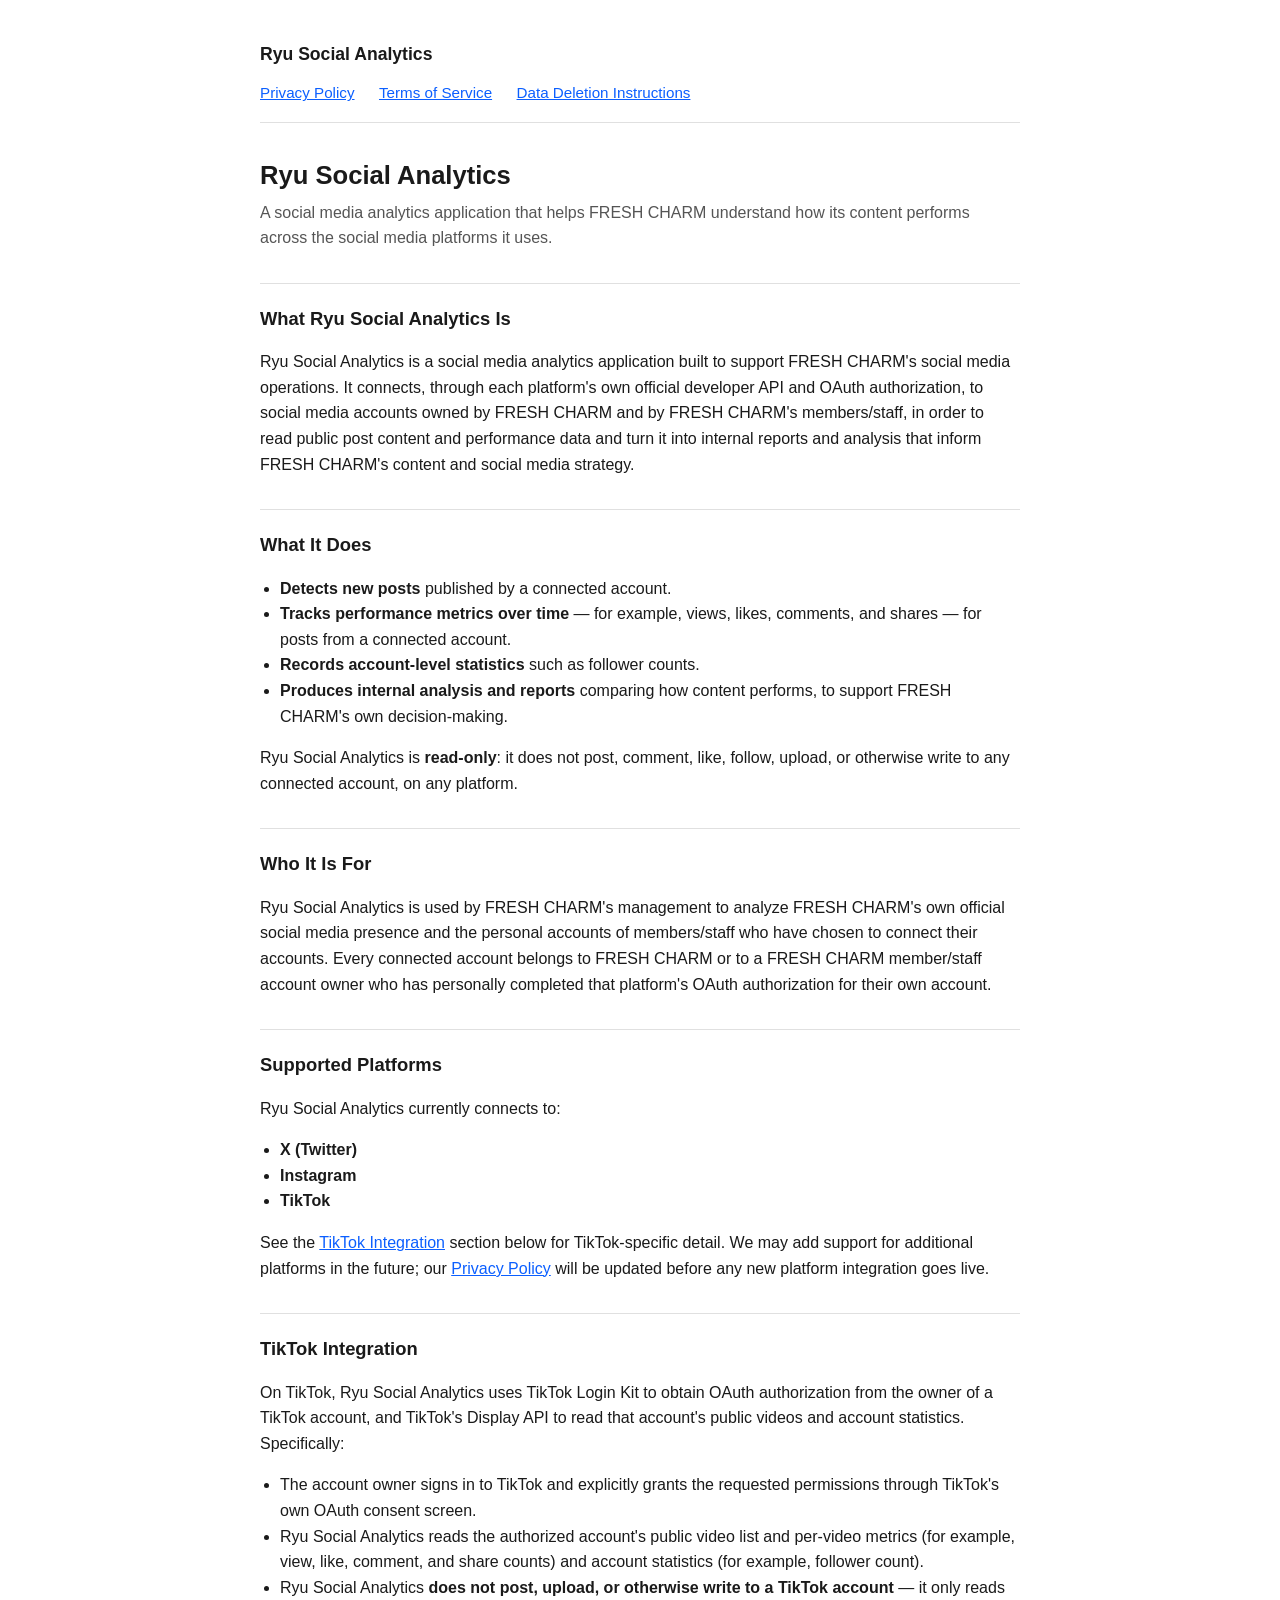
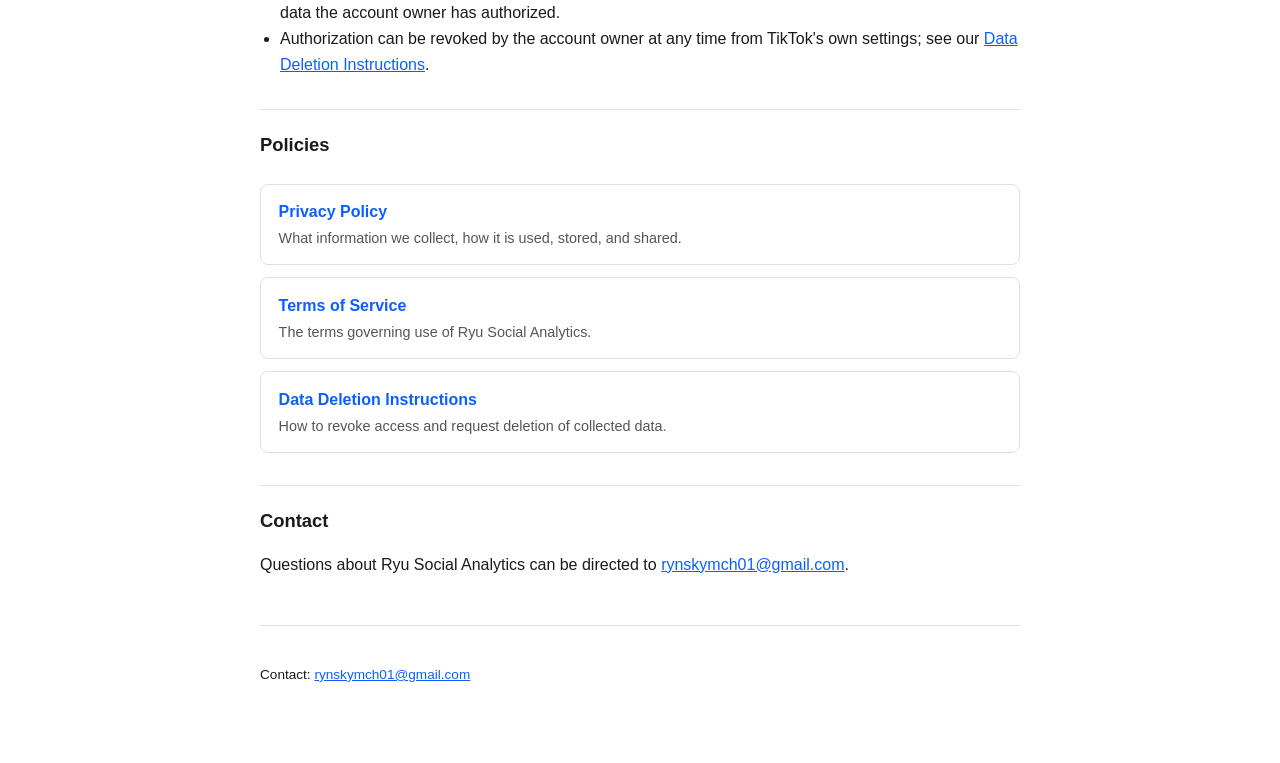
<file: index.html>
<!DOCTYPE html>
<html lang="en">
<head>
<meta charset="UTF-8">
<meta name="viewport" content="width=device-width, initial-scale=1">
<title>Ryu Social Analytics</title>
<meta name="description" content="Ryu Social Analytics — a social media analytics application used to analyze post performance and account statistics from authorized social media accounts. Privacy Policy, Terms of Service, and Data Deletion Instructions.">
<link rel="stylesheet" href="styles.css">
</head>
<body>
<div class="page">
  <header class="site-header">
    <a class="brand" href="./">Ryu Social Analytics</a>
    <nav class="site-nav">
      <a href="privacy/">Privacy Policy</a>
      <a href="terms/">Terms of Service</a>
      <a href="data-deletion/">Data Deletion Instructions</a>
    </nav>
  </header>

  <main>
    <h1>Ryu Social Analytics</h1>
    <p class="tagline">
      A social media analytics application that helps FRESH CHARM understand
      how its content performs across the social media platforms it uses.
    </p>

    <h2>What Ryu Social Analytics Is</h2>
    <p>
      Ryu Social Analytics is a social media analytics application built to
      support FRESH CHARM's social media operations. It connects, through
      each platform's own official developer API and OAuth authorization, to
      social media accounts owned by FRESH CHARM and by FRESH CHARM's
      members/staff, in order to read public post content and performance
      data and turn it into internal reports and analysis that inform
      FRESH CHARM's content and social media strategy.
    </p>

    <h2>What It Does</h2>
    <ul>
      <li><strong>Detects new posts</strong> published by a connected account.</li>
      <li><strong>Tracks performance metrics over time</strong> &mdash; for example, views, likes, comments, and shares &mdash; for posts from a connected account.</li>
      <li><strong>Records account-level statistics</strong> such as follower counts.</li>
      <li><strong>Produces internal analysis and reports</strong> comparing how content performs, to support FRESH CHARM's own decision-making.</li>
    </ul>
    <p>
      Ryu Social Analytics is <strong>read-only</strong>: it does not post,
      comment, like, follow, upload, or otherwise write to any connected
      account, on any platform.
    </p>

    <h2>Who It Is For</h2>
    <p>
      Ryu Social Analytics is used by FRESH CHARM's management to analyze
      FRESH CHARM's own official social media presence and the personal
      accounts of members/staff who have chosen to connect their accounts.
      Every connected account belongs to FRESH CHARM or to a FRESH CHARM
      member/staff account owner who has personally completed that
      platform's OAuth authorization for their own account.
    </p>

    <h2>Supported Platforms</h2>
    <p>Ryu Social Analytics currently connects to:</p>
    <ul>
      <li><strong>X (Twitter)</strong></li>
      <li><strong>Instagram</strong></li>
      <li><strong>TikTok</strong></li>
    </ul>
    <p>
      See the <a href="#tiktok-integration">TikTok Integration</a> section
      below for TikTok-specific detail. We may add support for additional
      platforms in the future; our <a href="privacy/">Privacy Policy</a>
      will be updated before any new platform integration goes live.
    </p>

    <h2 id="tiktok-integration">TikTok Integration</h2>
    <p>
      On TikTok, Ryu Social Analytics uses TikTok Login Kit to obtain OAuth
      authorization from the owner of a TikTok account, and TikTok's Display
      API to read that account's public videos and account statistics.
      Specifically:
    </p>
    <ul>
      <li>The account owner signs in to TikTok and explicitly grants the requested permissions through TikTok's own OAuth consent screen.</li>
      <li>Ryu Social Analytics reads the authorized account's public video list and per-video metrics (for example, view, like, comment, and share counts) and account statistics (for example, follower count).</li>
      <li>Ryu Social Analytics <strong>does not post, upload, or otherwise write to a TikTok account</strong> &mdash; it only reads data the account owner has authorized.</li>
      <li>Authorization can be revoked by the account owner at any time from TikTok's own settings; see our <a href="data-deletion/">Data Deletion Instructions</a>.</li>
    </ul>

    <h2>Policies</h2>
    <ul class="card-links">
      <li>
        <a href="privacy/">Privacy Policy</a>
        <span class="desc">What information we collect, how it is used, stored, and shared.</span>
      </li>
      <li>
        <a href="terms/">Terms of Service</a>
        <span class="desc">The terms governing use of Ryu Social Analytics.</span>
      </li>
      <li>
        <a href="data-deletion/">Data Deletion Instructions</a>
        <span class="desc">How to revoke access and request deletion of collected data.</span>
      </li>
    </ul>

    <h2>Contact</h2>
    <p>
      Questions about Ryu Social Analytics can be directed to
      <a href="mailto:rynskymch01@gmail.com">rynskymch01@gmail.com</a>.
    </p>
  </main>

  <footer class="site-footer">
    <p>Contact: <a href="mailto:rynskymch01@gmail.com">rynskymch01@gmail.com</a></p>
  </footer>
</div>
</body>
</html>
</file>
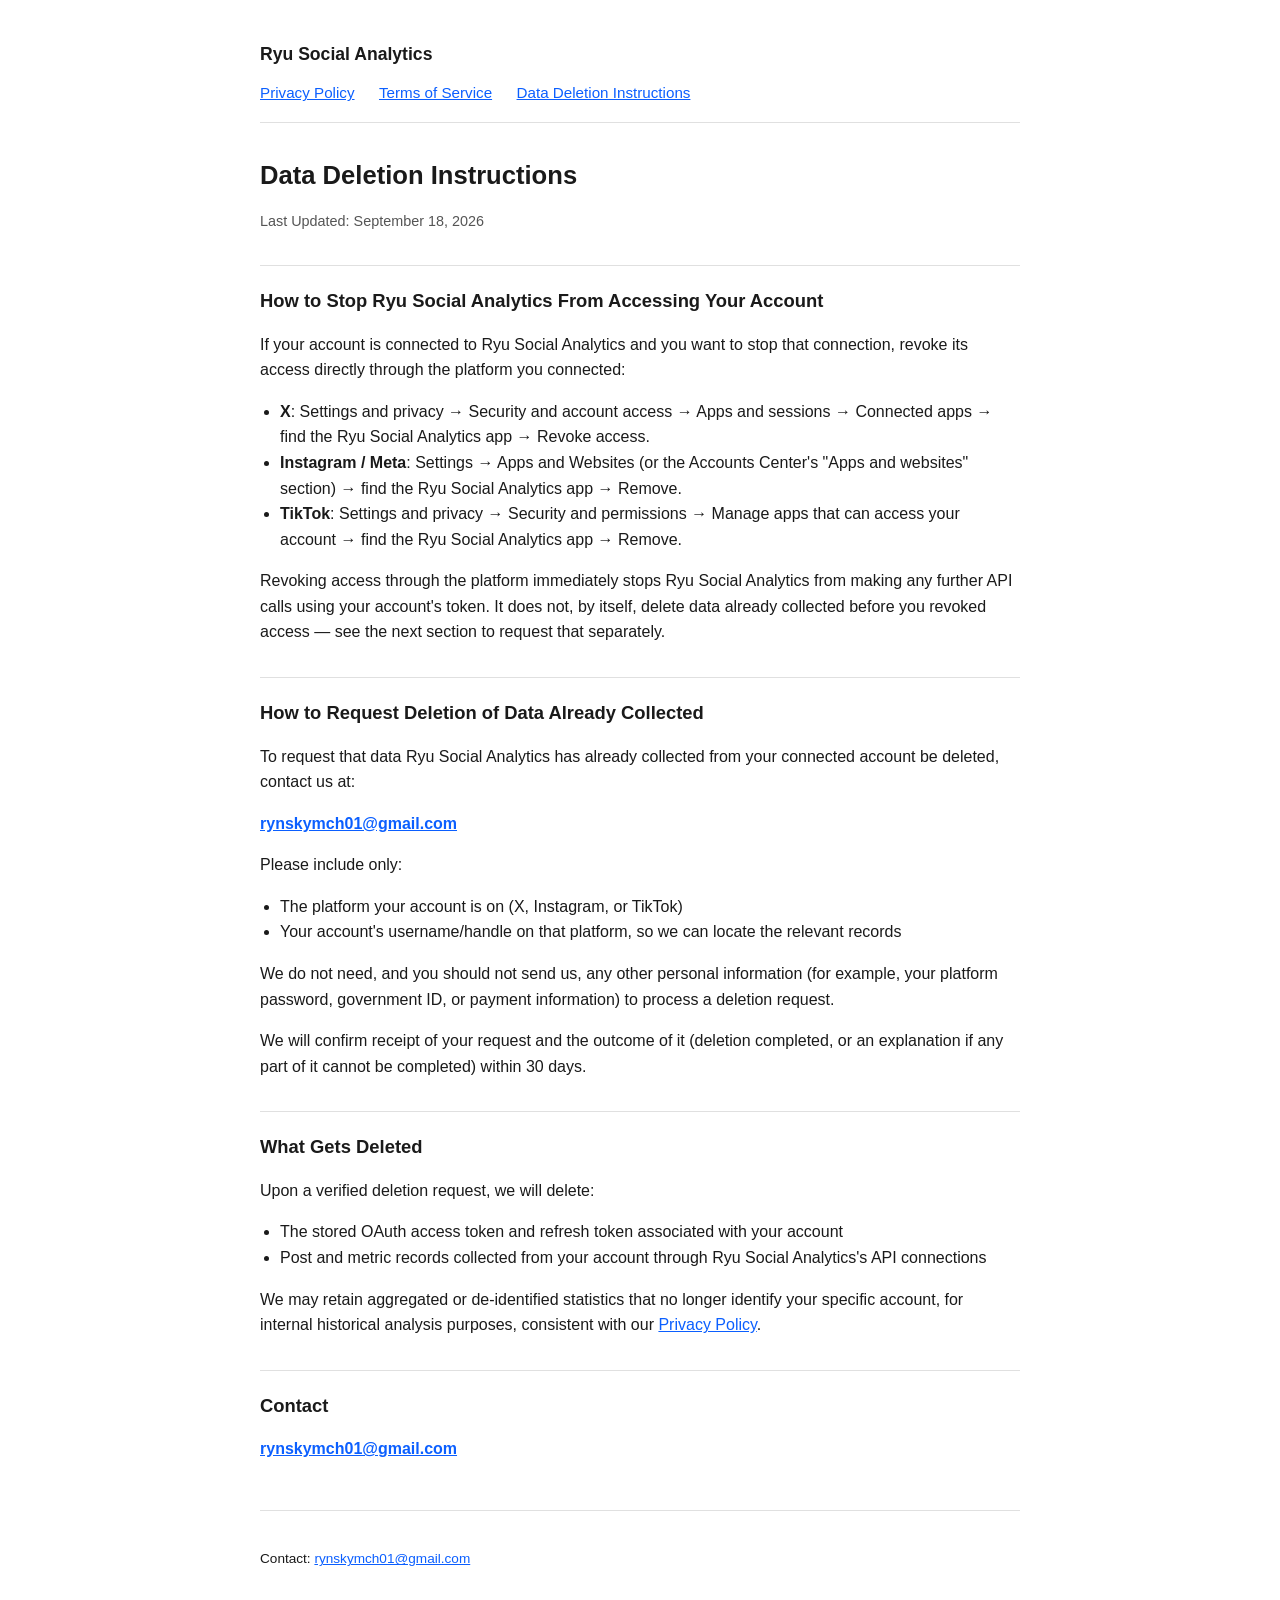
<file: data-deletion/index.html>
<!DOCTYPE html>
<html lang="en">
<head>
<meta charset="UTF-8">
<meta name="viewport" content="width=device-width, initial-scale=1">
<title>Data Deletion Instructions — Ryu Social Analytics</title>
<meta name="description" content="How to revoke Ryu Social Analytics's access to your account and request deletion of collected data.">
<link rel="stylesheet" href="../styles.css">
</head>
<body>
<div class="page">
  <header class="site-header">
    <a class="brand" href="../">Ryu Social Analytics</a>
    <nav class="site-nav">
      <a href="../privacy/">Privacy Policy</a>
      <a href="../terms/">Terms of Service</a>
      <a href="../data-deletion/">Data Deletion Instructions</a>
    </nav>
  </header>

  <main>
    <h1>Data Deletion Instructions</h1>
    <p class="updated">Last Updated: September 18, 2026</p>

    <h2>How to Stop Ryu Social Analytics From Accessing Your Account</h2>
    <p>
      If your account is connected to Ryu Social Analytics and you want to
      stop that connection, revoke its access directly through the platform
      you connected:
    </p>
    <ul>
      <li><strong>X</strong>: Settings and privacy &rarr; Security and account access &rarr; Apps and sessions &rarr; Connected apps &rarr; find the Ryu Social Analytics app &rarr; Revoke access.</li>
      <li><strong>Instagram / Meta</strong>: Settings &rarr; Apps and Websites (or the Accounts Center's "Apps and websites" section) &rarr; find the Ryu Social Analytics app &rarr; Remove.</li>
      <li><strong>TikTok</strong>: Settings and privacy &rarr; Security and permissions &rarr; Manage apps that can access your account &rarr; find the Ryu Social Analytics app &rarr; Remove.</li>
    </ul>
    <p>
      Revoking access through the platform immediately stops Ryu Social
      Analytics from making any further API calls using your account's
      token. It does not, by itself, delete data already collected before
      you revoked access &mdash; see the next section to request that
      separately.
    </p>

    <h2>How to Request Deletion of Data Already Collected</h2>
    <p>
      To request that data Ryu Social Analytics has already collected from
      your connected account be deleted, contact us at:
    </p>
    <p><strong><a href="mailto:rynskymch01@gmail.com">rynskymch01@gmail.com</a></strong></p>
    <p>Please include only:</p>
    <ul>
      <li>The platform your account is on (X, Instagram, or TikTok)</li>
      <li>Your account's username/handle on that platform, so we can locate the relevant records</li>
    </ul>
    <p>
      We do not need, and you should not send us, any other personal
      information (for example, your platform password, government ID, or
      payment information) to process a deletion request.
    </p>
    <p>
      We will confirm receipt of your request and the outcome of it
      (deletion completed, or an explanation if any part of it cannot be
      completed) within 30 days.
    </p>

    <h2>What Gets Deleted</h2>
    <p>Upon a verified deletion request, we will delete:</p>
    <ul>
      <li>The stored OAuth access token and refresh token associated with your account</li>
      <li>Post and metric records collected from your account through Ryu Social Analytics's API connections</li>
    </ul>
    <p>
      We may retain aggregated or de-identified statistics that no longer
      identify your specific account, for internal historical analysis
      purposes, consistent with our <a href="../privacy/">Privacy Policy</a>.
    </p>

    <h2>Contact</h2>
    <p><strong><a href="mailto:rynskymch01@gmail.com">rynskymch01@gmail.com</a></strong></p>
  </main>

  <footer class="site-footer">
    <p>Contact: <a href="mailto:rynskymch01@gmail.com">rynskymch01@gmail.com</a></p>
  </footer>
</div>
</body>
</html>
</file>
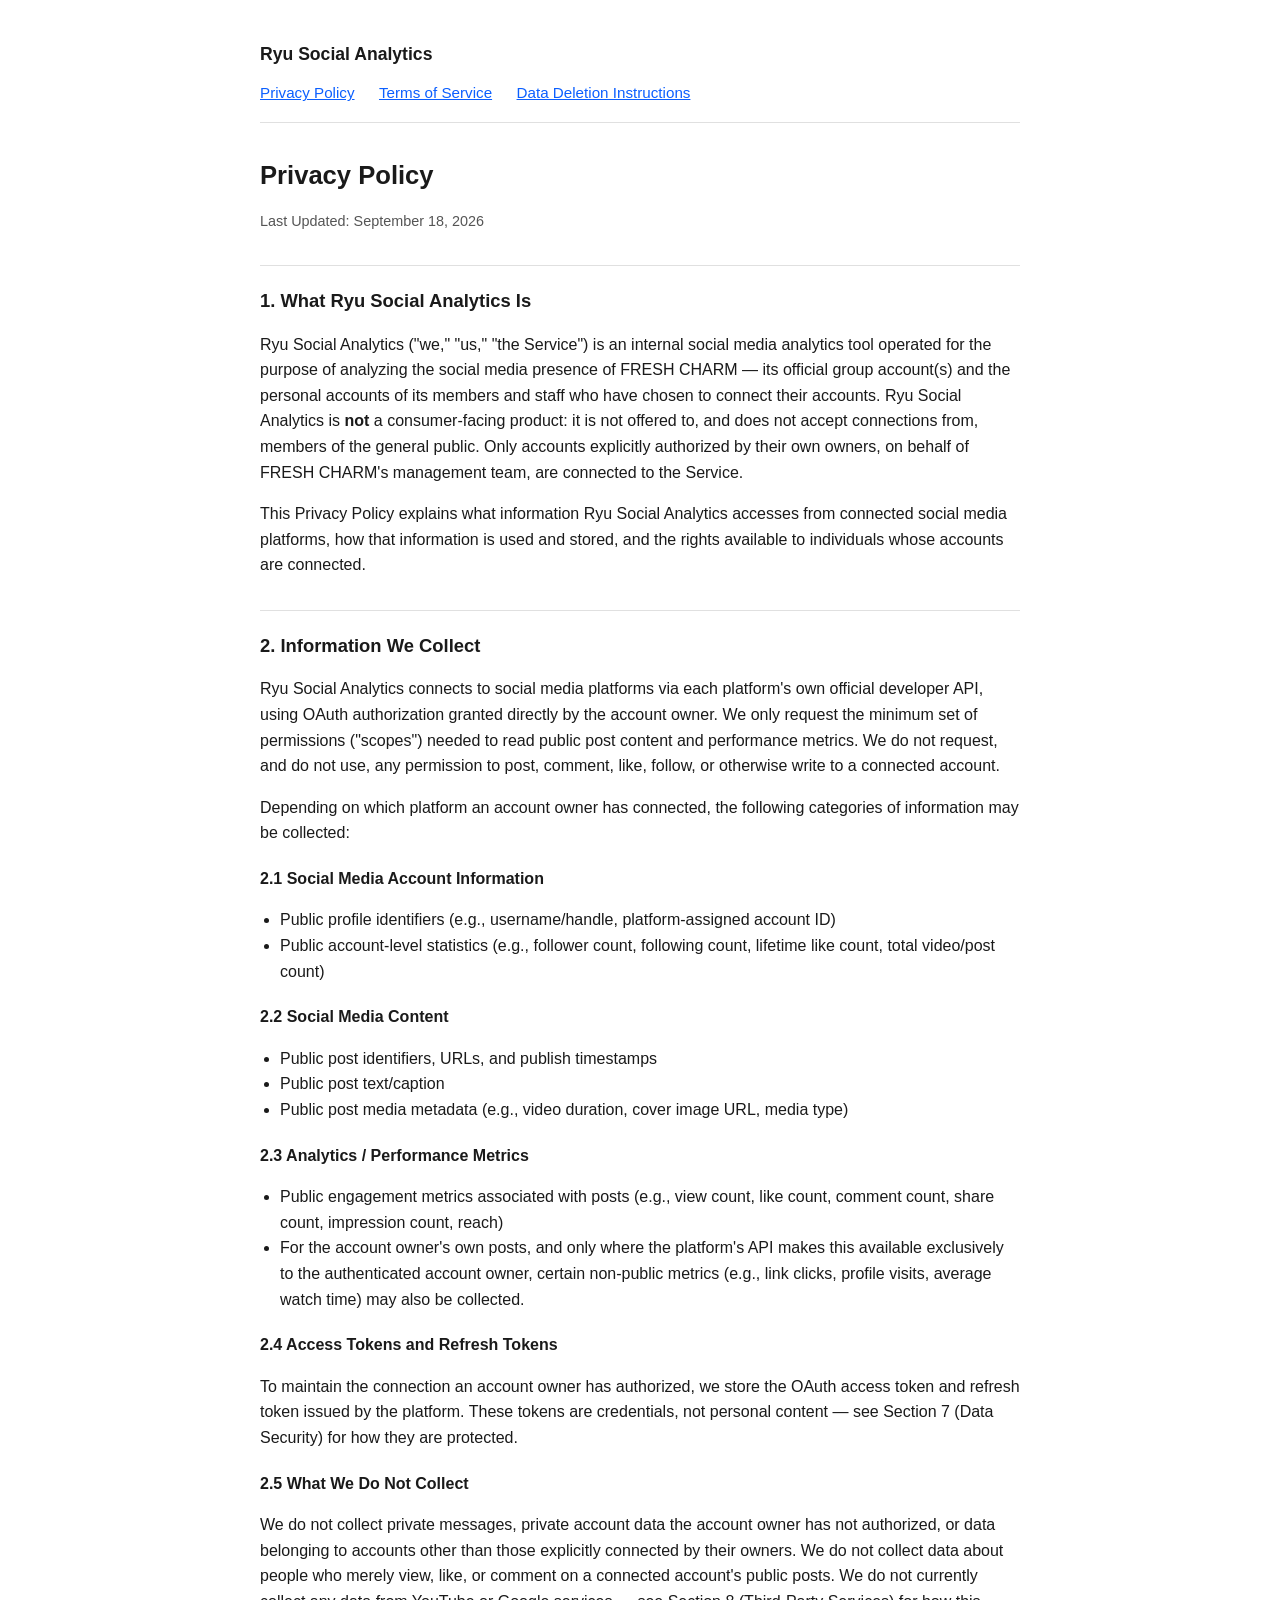
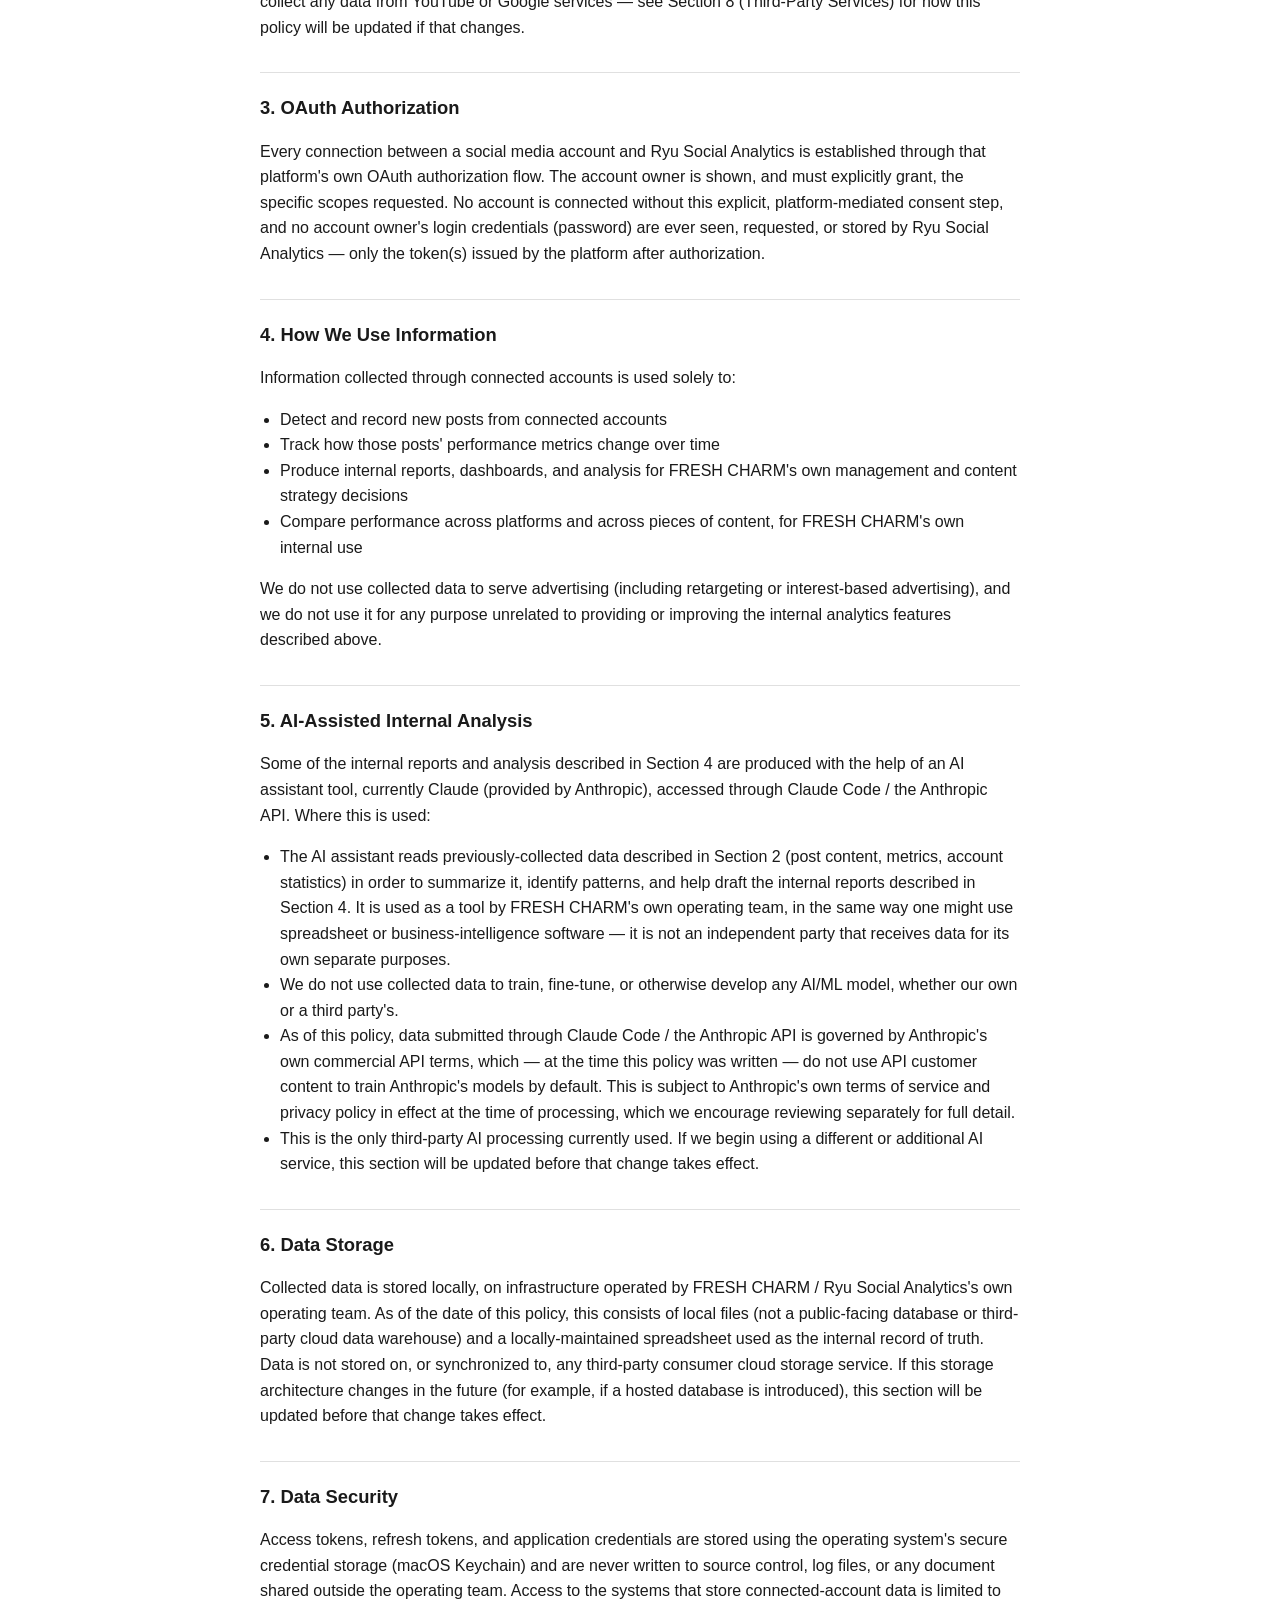
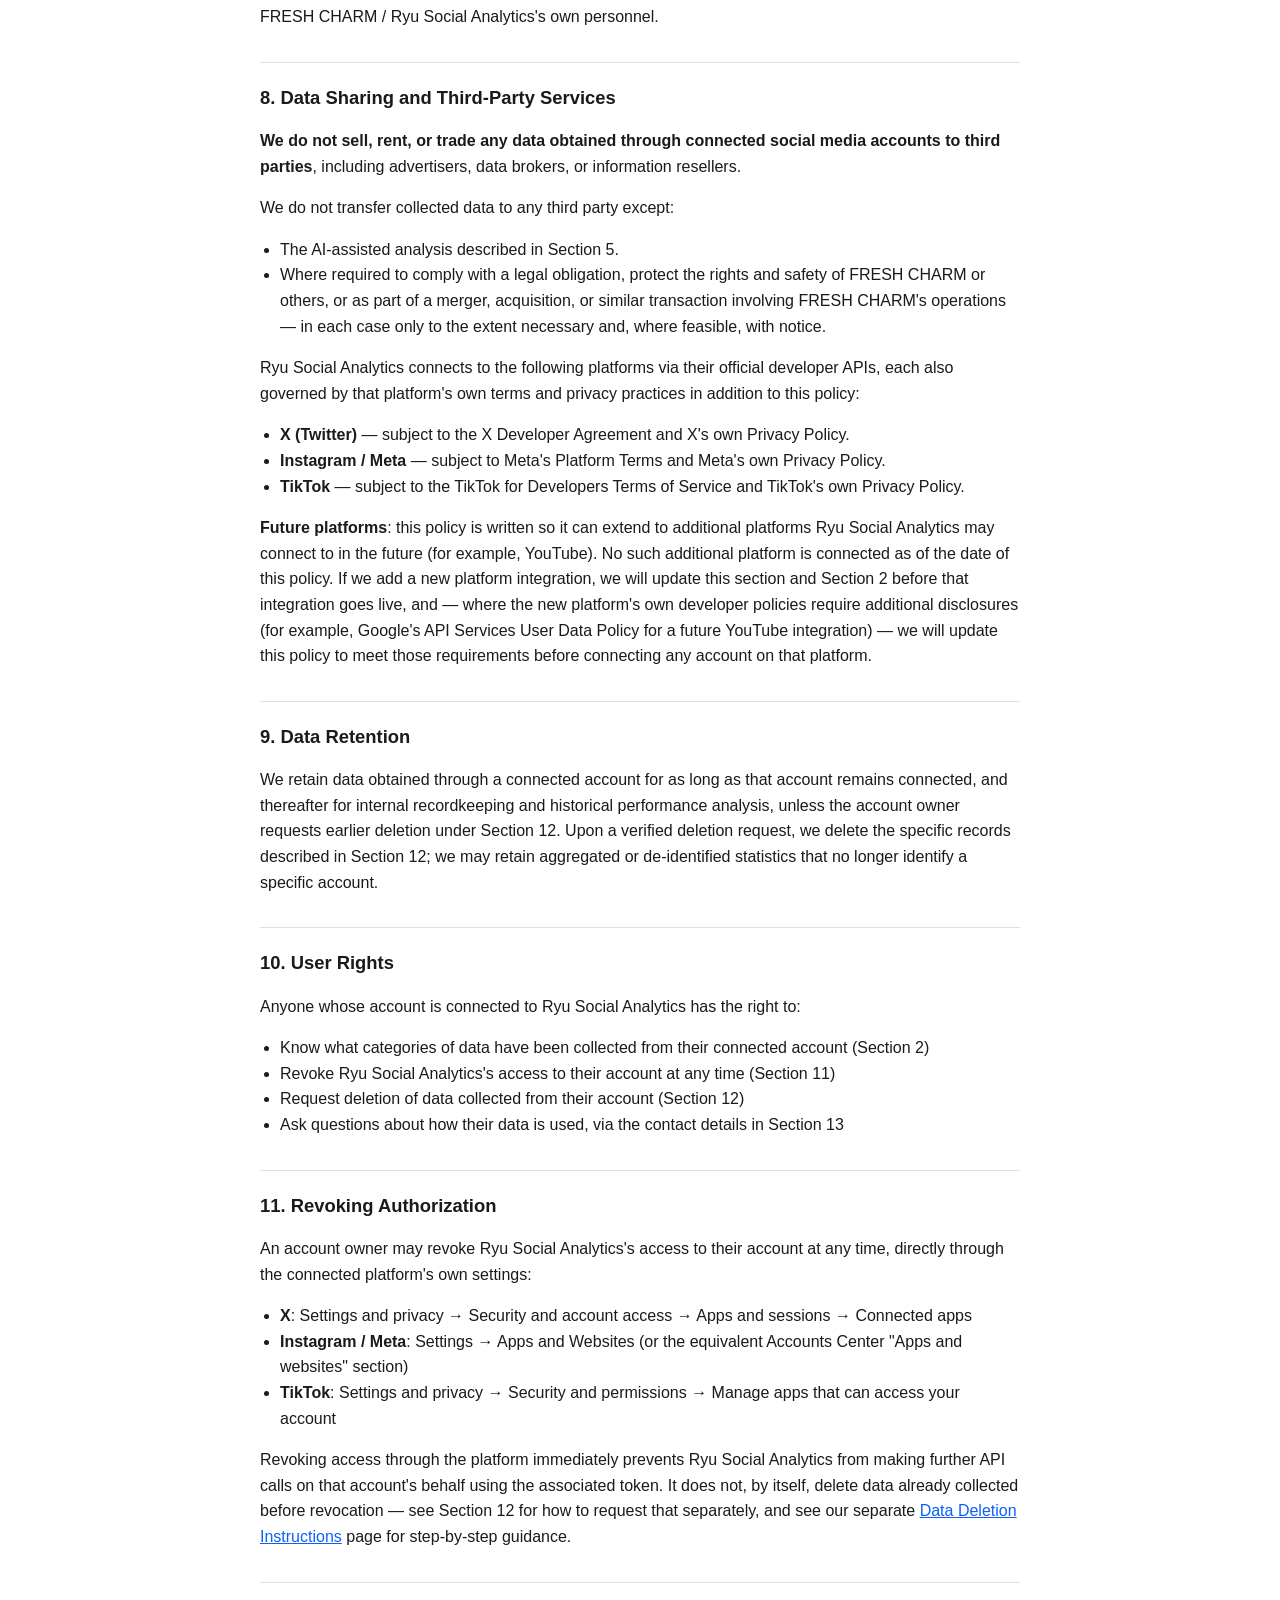
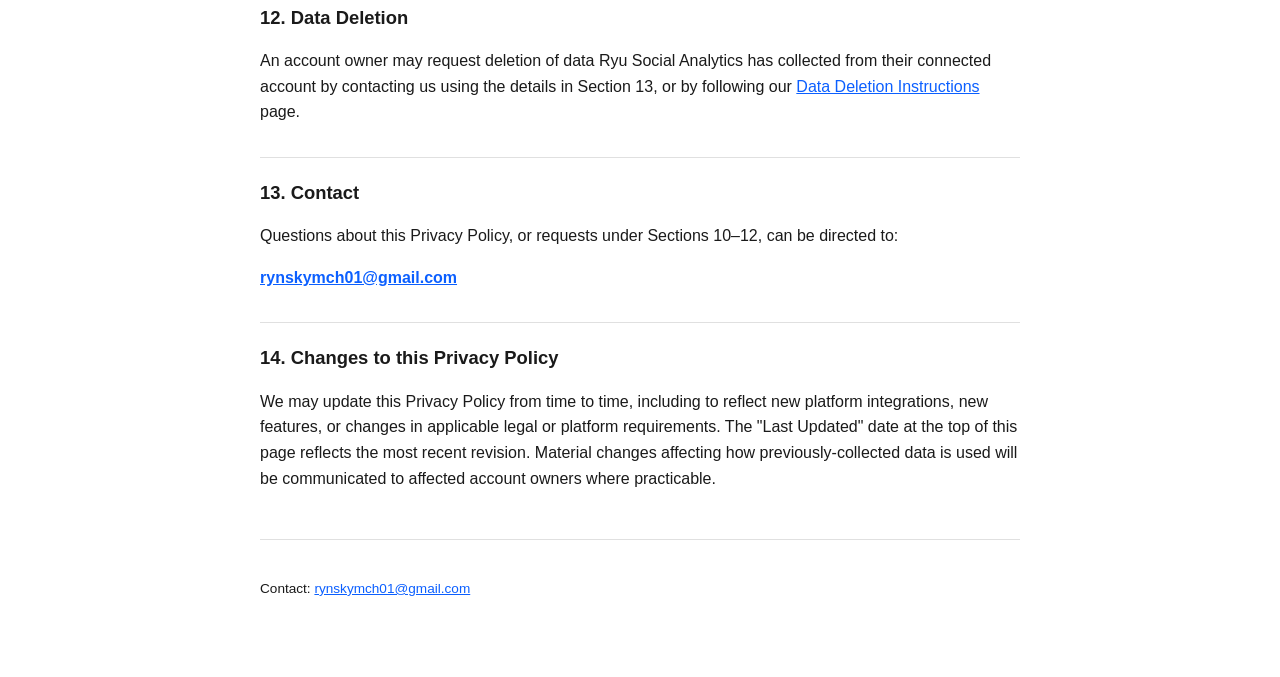
<file: privacy/index.html>
<!DOCTYPE html>
<html lang="en">
<head>
<meta charset="UTF-8">
<meta name="viewport" content="width=device-width, initial-scale=1">
<title>Privacy Policy — Ryu Social Analytics</title>
<meta name="description" content="Ryu Social Analytics Privacy Policy.">
<link rel="stylesheet" href="../styles.css">
</head>
<body>
<div class="page">
  <header class="site-header">
    <a class="brand" href="../">Ryu Social Analytics</a>
    <nav class="site-nav">
      <a href="../privacy/">Privacy Policy</a>
      <a href="../terms/">Terms of Service</a>
      <a href="../data-deletion/">Data Deletion Instructions</a>
    </nav>
  </header>

  <main>
    <h1>Privacy Policy</h1>
    <p class="updated">Last Updated: September 18, 2026</p>

    <h2>1. What Ryu Social Analytics Is</h2>
    <p>
      Ryu Social Analytics ("we," "us," "the Service") is an internal social
      media analytics tool operated for the purpose of analyzing the social
      media presence of FRESH CHARM &mdash; its official group account(s) and
      the personal accounts of its members and staff who have chosen to
      connect their accounts. Ryu Social Analytics is <strong>not</strong> a
      consumer-facing product: it is not offered to, and does not accept
      connections from, members of the general public. Only accounts
      explicitly authorized by their own owners, on behalf of FRESH CHARM's
      management team, are connected to the Service.
    </p>
    <p>
      This Privacy Policy explains what information Ryu Social Analytics
      accesses from connected social media platforms, how that information is
      used and stored, and the rights available to individuals whose accounts
      are connected.
    </p>

    <h2>2. Information We Collect</h2>
    <p>
      Ryu Social Analytics connects to social media platforms via each
      platform's own official developer API, using OAuth authorization
      granted directly by the account owner. We only request the minimum set
      of permissions ("scopes") needed to read public post content and
      performance metrics. We do not request, and do not use, any permission
      to post, comment, like, follow, or otherwise write to a connected
      account.
    </p>
    <p>
      Depending on which platform an account owner has connected, the
      following categories of information may be collected:
    </p>

    <h3>2.1 Social Media Account Information</h3>
    <ul>
      <li>Public profile identifiers (e.g., username/handle, platform-assigned account ID)</li>
      <li>Public account-level statistics (e.g., follower count, following count, lifetime like count, total video/post count)</li>
    </ul>

    <h3>2.2 Social Media Content</h3>
    <ul>
      <li>Public post identifiers, URLs, and publish timestamps</li>
      <li>Public post text/caption</li>
      <li>Public post media metadata (e.g., video duration, cover image URL, media type)</li>
    </ul>

    <h3>2.3 Analytics / Performance Metrics</h3>
    <ul>
      <li>Public engagement metrics associated with posts (e.g., view count, like count, comment count, share count, impression count, reach)</li>
      <li>For the account owner's own posts, and only where the platform's API makes this available exclusively to the authenticated account owner, certain non-public metrics (e.g., link clicks, profile visits, average watch time) may also be collected.</li>
    </ul>

    <h3>2.4 Access Tokens and Refresh Tokens</h3>
    <p>
      To maintain the connection an account owner has authorized, we store
      the OAuth access token and refresh token issued by the platform. These
      tokens are credentials, not personal content &mdash; see Section 7
      (Data Security) for how they are protected.
    </p>

    <h3>2.5 What We Do Not Collect</h3>
    <p>
      We do not collect private messages, private account data the account
      owner has not authorized, or data belonging to accounts other than
      those explicitly connected by their owners. We do not collect data
      about people who merely view, like, or comment on a connected account's
      public posts. We do not currently collect any data from YouTube or
      Google services &mdash; see Section 8 (Third-Party Services) for how
      this policy will be updated if that changes.
    </p>

    <h2>3. OAuth Authorization</h2>
    <p>
      Every connection between a social media account and Ryu Social
      Analytics is established through that platform's own OAuth
      authorization flow. The account owner is shown, and must explicitly
      grant, the specific scopes requested. No account is connected without
      this explicit, platform-mediated consent step, and no account owner's
      login credentials (password) are ever seen, requested, or stored by Ryu
      Social Analytics &mdash; only the token(s) issued by the platform after
      authorization.
    </p>

    <h2>4. How We Use Information</h2>
    <p>Information collected through connected accounts is used solely to:</p>
    <ul>
      <li>Detect and record new posts from connected accounts</li>
      <li>Track how those posts' performance metrics change over time</li>
      <li>Produce internal reports, dashboards, and analysis for FRESH CHARM's own management and content strategy decisions</li>
      <li>Compare performance across platforms and across pieces of content, for FRESH CHARM's own internal use</li>
    </ul>
    <p>
      We do not use collected data to serve advertising (including
      retargeting or interest-based advertising), and we do not use it for
      any purpose unrelated to providing or improving the internal analytics
      features described above.
    </p>

    <h2>5. AI-Assisted Internal Analysis</h2>
    <p>
      Some of the internal reports and analysis described in Section 4 are
      produced with the help of an AI assistant tool, currently Claude
      (provided by Anthropic), accessed through Claude Code / the Anthropic
      API. Where this is used:
    </p>
    <ul>
      <li>The AI assistant reads previously-collected data described in Section 2 (post content, metrics, account statistics) in order to summarize it, identify patterns, and help draft the internal reports described in Section 4. It is used as a tool by FRESH CHARM's own operating team, in the same way one might use spreadsheet or business-intelligence software &mdash; it is not an independent party that receives data for its own separate purposes.</li>
      <li>We do not use collected data to train, fine-tune, or otherwise develop any AI/ML model, whether our own or a third party's.</li>
      <li>As of this policy, data submitted through Claude Code / the Anthropic API is governed by Anthropic's own commercial API terms, which &mdash; at the time this policy was written &mdash; do not use API customer content to train Anthropic's models by default. This is subject to Anthropic's own terms of service and privacy policy in effect at the time of processing, which we encourage reviewing separately for full detail.</li>
      <li>This is the only third-party AI processing currently used. If we begin using a different or additional AI service, this section will be updated before that change takes effect.</li>
    </ul>

    <h2>6. Data Storage</h2>
    <p>
      Collected data is stored locally, on infrastructure operated by FRESH
      CHARM / Ryu Social Analytics's own operating team. As of the date of
      this policy, this consists of local files (not a public-facing
      database or third-party cloud data warehouse) and a locally-maintained
      spreadsheet used as the internal record of truth. Data is not stored
      on, or synchronized to, any third-party consumer cloud storage service.
      If this storage architecture changes in the future (for example, if a
      hosted database is introduced), this section will be updated before
      that change takes effect.
    </p>

    <h2>7. Data Security</h2>
    <p>
      Access tokens, refresh tokens, and application credentials are stored
      using the operating system's secure credential storage (macOS
      Keychain) and are never written to source control, log files, or any
      document shared outside the operating team. Access to the systems that
      store connected-account data is limited to FRESH CHARM / Ryu Social
      Analytics's own personnel.
    </p>

    <h2>8. Data Sharing and Third-Party Services</h2>
    <p>
      <strong>We do not sell, rent, or trade any data obtained through
      connected social media accounts to third parties</strong>, including
      advertisers, data brokers, or information resellers.
    </p>
    <p>We do not transfer collected data to any third party except:</p>
    <ul>
      <li>The AI-assisted analysis described in Section 5.</li>
      <li>Where required to comply with a legal obligation, protect the rights and safety of FRESH CHARM or others, or as part of a merger, acquisition, or similar transaction involving FRESH CHARM's operations &mdash; in each case only to the extent necessary and, where feasible, with notice.</li>
    </ul>
    <p>
      Ryu Social Analytics connects to the following platforms via their
      official developer APIs, each also governed by that platform's own
      terms and privacy practices in addition to this policy:
    </p>
    <ul>
      <li><strong>X (Twitter)</strong> &mdash; subject to the X Developer Agreement and X's own Privacy Policy.</li>
      <li><strong>Instagram / Meta</strong> &mdash; subject to Meta's Platform Terms and Meta's own Privacy Policy.</li>
      <li><strong>TikTok</strong> &mdash; subject to the TikTok for Developers Terms of Service and TikTok's own Privacy Policy.</li>
    </ul>
    <p>
      <strong>Future platforms</strong>: this policy is written so it can
      extend to additional platforms Ryu Social Analytics may connect to in
      the future (for example, YouTube). No such additional platform is
      connected as of the date of this policy. If we add a new platform
      integration, we will update this section and Section 2 before that
      integration goes live, and &mdash; where the new platform's own
      developer policies require additional disclosures (for example,
      Google's API Services User Data Policy for a future YouTube
      integration) &mdash; we will update this policy to meet those
      requirements before connecting any account on that platform.
    </p>

    <h2>9. Data Retention</h2>
    <p>
      We retain data obtained through a connected account for as long as
      that account remains connected, and thereafter for internal
      recordkeeping and historical performance analysis, unless the account
      owner requests earlier deletion under Section 12. Upon a verified
      deletion request, we delete the specific records described in Section
      12; we may retain aggregated or de-identified statistics that no
      longer identify a specific account.
    </p>

    <h2>10. User Rights</h2>
    <p>Anyone whose account is connected to Ryu Social Analytics has the right to:</p>
    <ul>
      <li>Know what categories of data have been collected from their connected account (Section 2)</li>
      <li>Revoke Ryu Social Analytics's access to their account at any time (Section 11)</li>
      <li>Request deletion of data collected from their account (Section 12)</li>
      <li>Ask questions about how their data is used, via the contact details in Section 13</li>
    </ul>

    <h2>11. Revoking Authorization</h2>
    <p>
      An account owner may revoke Ryu Social Analytics's access to their
      account at any time, directly through the connected platform's own
      settings:
    </p>
    <ul>
      <li><strong>X</strong>: Settings and privacy &rarr; Security and account access &rarr; Apps and sessions &rarr; Connected apps</li>
      <li><strong>Instagram / Meta</strong>: Settings &rarr; Apps and Websites (or the equivalent Accounts Center "Apps and websites" section)</li>
      <li><strong>TikTok</strong>: Settings and privacy &rarr; Security and permissions &rarr; Manage apps that can access your account</li>
    </ul>
    <p>
      Revoking access through the platform immediately prevents Ryu Social
      Analytics from making further API calls on that account's behalf using
      the associated token. It does not, by itself, delete data already
      collected before revocation &mdash; see Section 12 for how to request
      that separately, and see our separate
      <a href="../data-deletion/">Data Deletion Instructions</a> page for
      step-by-step guidance.
    </p>

    <h2>12. Data Deletion</h2>
    <p>
      An account owner may request deletion of data Ryu Social Analytics has
      collected from their connected account by contacting us using the
      details in Section 13, or by following our
      <a href="../data-deletion/">Data Deletion Instructions</a> page.
    </p>

    <h2>13. Contact</h2>
    <p>
      Questions about this Privacy Policy, or requests under Sections
      10&ndash;12, can be directed to:
    </p>
    <p><strong><a href="mailto:rynskymch01@gmail.com">rynskymch01@gmail.com</a></strong></p>

    <h2>14. Changes to this Privacy Policy</h2>
    <p>
      We may update this Privacy Policy from time to time, including to
      reflect new platform integrations, new features, or changes in
      applicable legal or platform requirements. The "Last Updated" date at
      the top of this page reflects the most recent revision. Material
      changes affecting how previously-collected data is used will be
      communicated to affected account owners where practicable.
    </p>
  </main>

  <footer class="site-footer">
    <p>Contact: <a href="mailto:rynskymch01@gmail.com">rynskymch01@gmail.com</a></p>
  </footer>
</div>
</body>
</html>
</file>
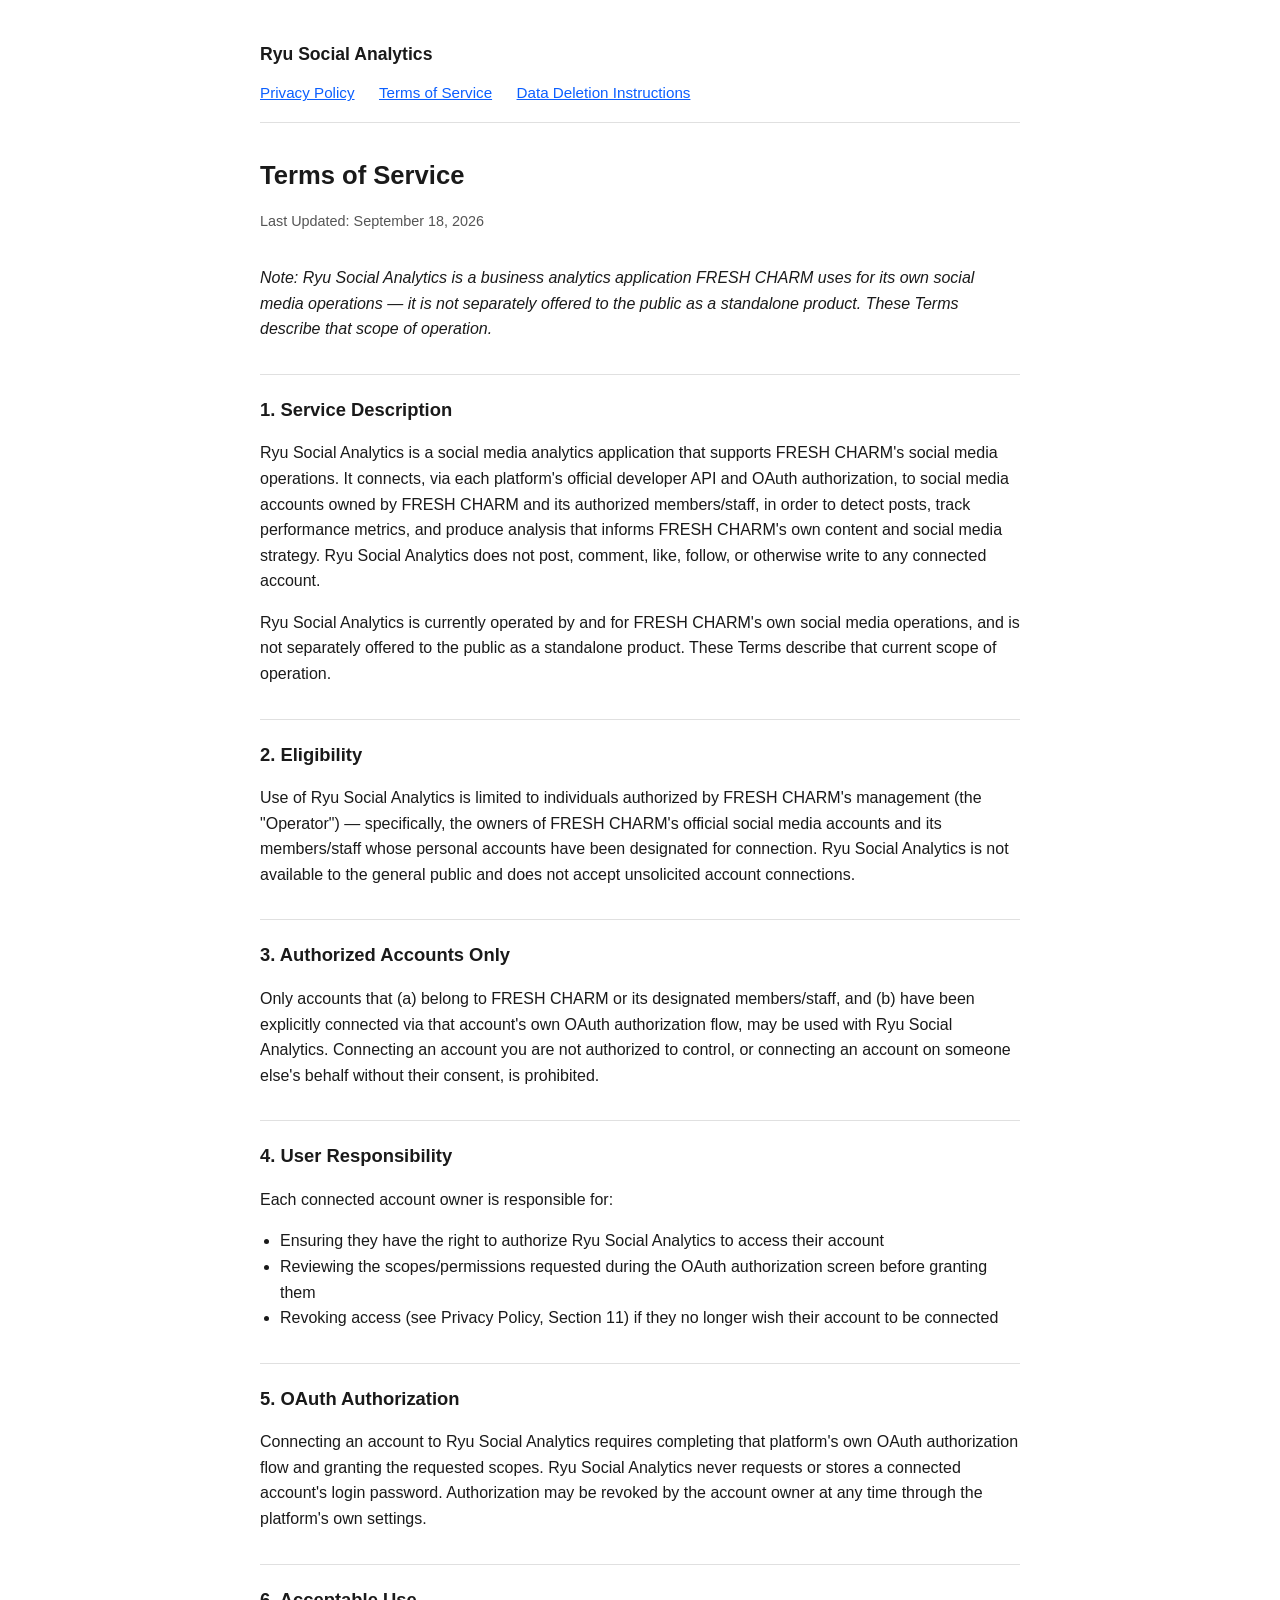
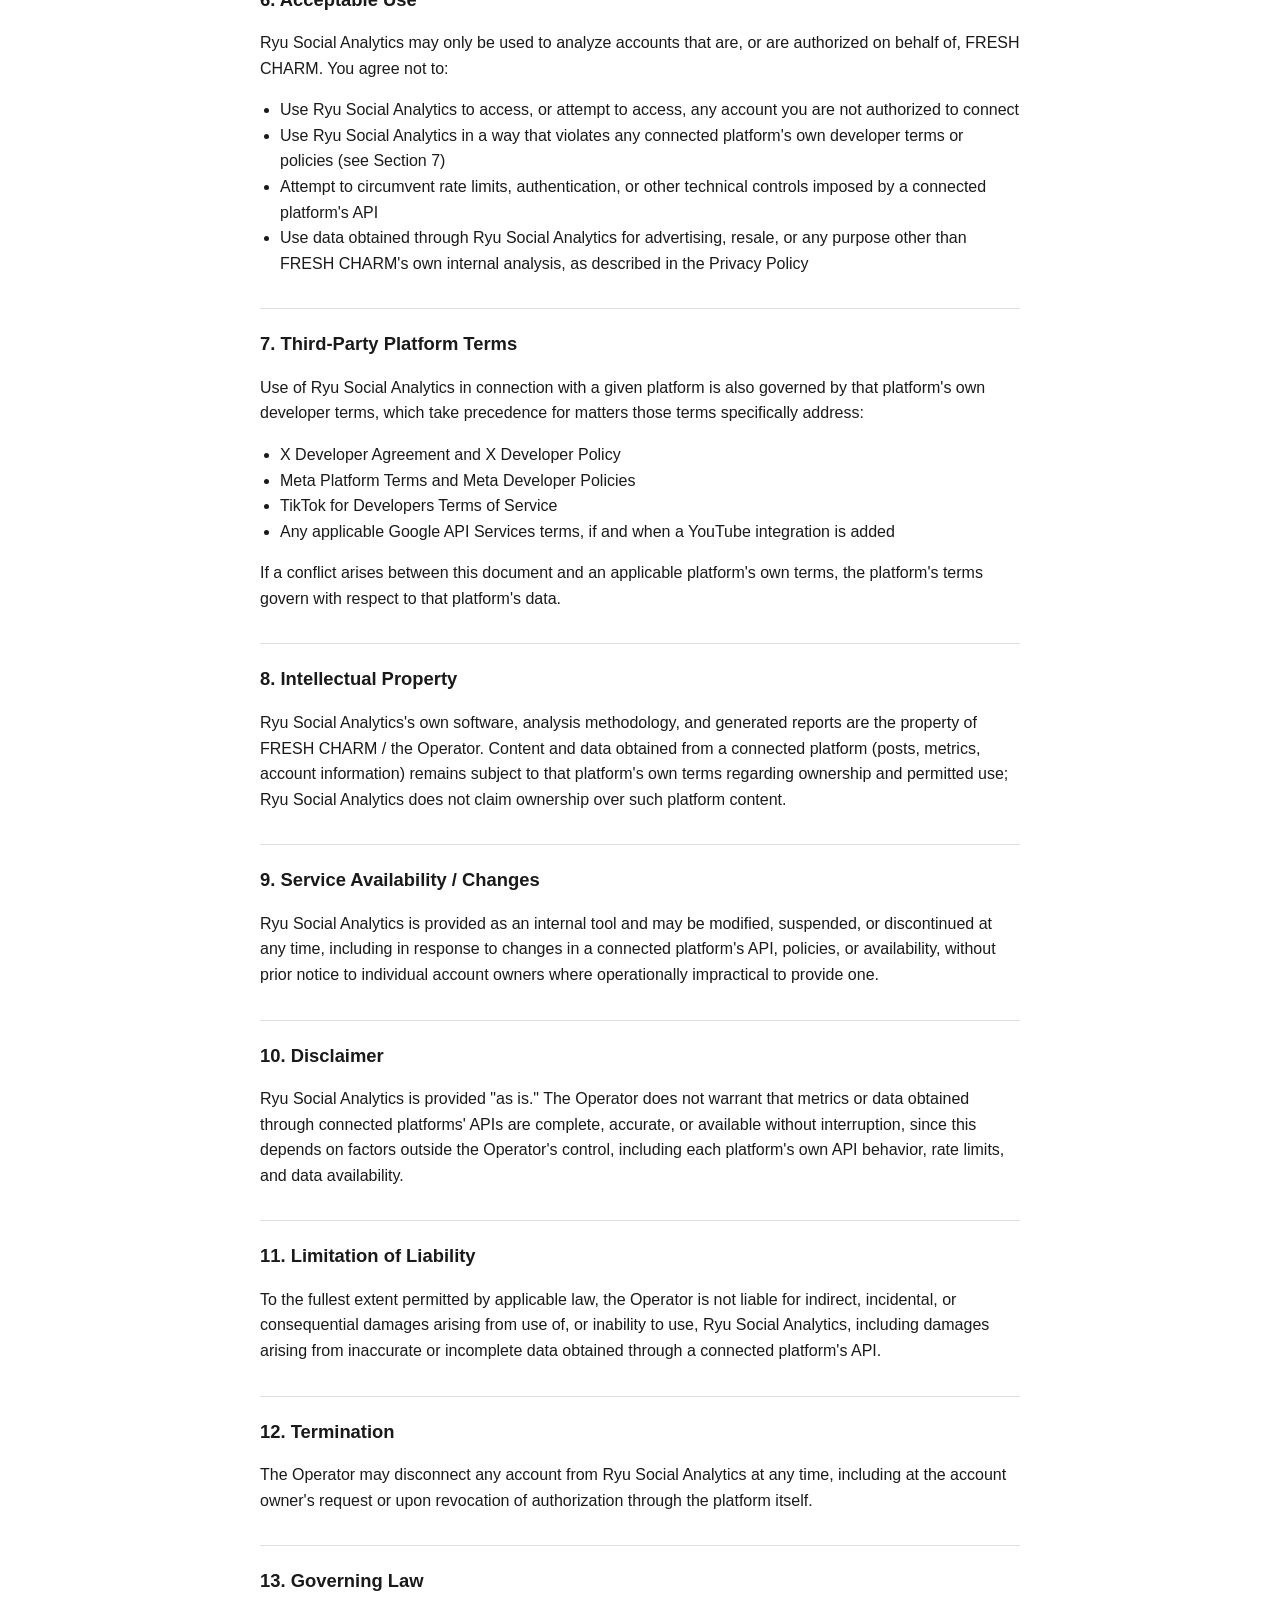
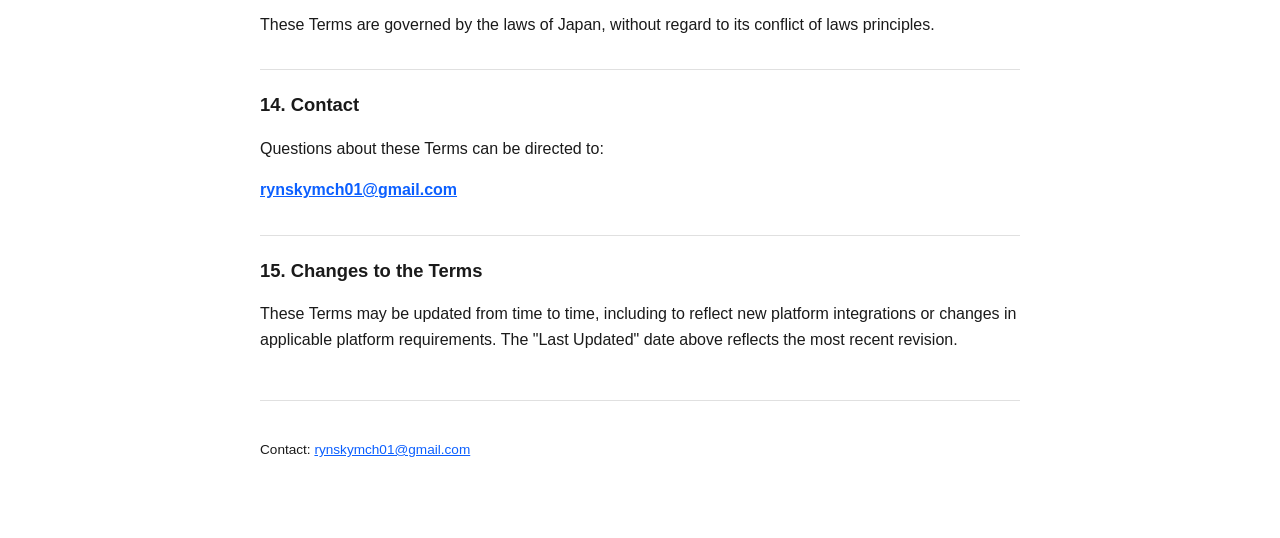
<file: terms/index.html>
<!DOCTYPE html>
<html lang="en">
<head>
<meta charset="UTF-8">
<meta name="viewport" content="width=device-width, initial-scale=1">
<title>Terms of Service — Ryu Social Analytics</title>
<meta name="description" content="Ryu Social Analytics Terms of Service.">
<link rel="stylesheet" href="../styles.css">
</head>
<body>
<div class="page">
  <header class="site-header">
    <a class="brand" href="../">Ryu Social Analytics</a>
    <nav class="site-nav">
      <a href="../privacy/">Privacy Policy</a>
      <a href="../terms/">Terms of Service</a>
      <a href="../data-deletion/">Data Deletion Instructions</a>
    </nav>
  </header>

  <main>
    <h1>Terms of Service</h1>
    <p class="updated">Last Updated: September 18, 2026</p>

    <p>
      <em>Note: Ryu Social Analytics is a business analytics application
      FRESH CHARM uses for its own social media operations &mdash; it is not
      separately offered to the public as a standalone product. These Terms
      describe that scope of operation.</em>
    </p>

    <h2>1. Service Description</h2>
    <p>
      Ryu Social Analytics is a social media analytics application that
      supports FRESH CHARM's social media operations. It connects, via each
      platform's official developer API and OAuth authorization, to social
      media accounts owned by FRESH CHARM and its authorized members/staff,
      in order to detect posts, track performance metrics, and produce
      analysis that informs FRESH CHARM's own content and social media
      strategy. Ryu Social Analytics does not post, comment, like, follow, or
      otherwise write to any connected account.
    </p>
    <p>
      Ryu Social Analytics is currently operated by and for FRESH CHARM's own
      social media operations, and is not separately offered to the public as
      a standalone product. These Terms describe that current scope of
      operation.
    </p>

    <h2>2. Eligibility</h2>
    <p>
      Use of Ryu Social Analytics is limited to individuals authorized by
      FRESH CHARM's management (the "Operator") &mdash; specifically, the
      owners of FRESH CHARM's official social media accounts and its
      members/staff whose personal accounts have been designated for
      connection. Ryu Social Analytics is not available to the general
      public and does not accept unsolicited account connections.
    </p>

    <h2>3. Authorized Accounts Only</h2>
    <p>
      Only accounts that (a) belong to FRESH CHARM or its designated
      members/staff, and (b) have been explicitly connected via that
      account's own OAuth authorization flow, may be used with Ryu Social
      Analytics. Connecting an account you are not authorized to control, or
      connecting an account on someone else's behalf without their consent,
      is prohibited.
    </p>

    <h2>4. User Responsibility</h2>
    <p>Each connected account owner is responsible for:</p>
    <ul>
      <li>Ensuring they have the right to authorize Ryu Social Analytics to access their account</li>
      <li>Reviewing the scopes/permissions requested during the OAuth authorization screen before granting them</li>
      <li>Revoking access (see Privacy Policy, Section 11) if they no longer wish their account to be connected</li>
    </ul>

    <h2>5. OAuth Authorization</h2>
    <p>
      Connecting an account to Ryu Social Analytics requires completing that
      platform's own OAuth authorization flow and granting the requested
      scopes. Ryu Social Analytics never requests or stores a connected
      account's login password. Authorization may be revoked by the account
      owner at any time through the platform's own settings.
    </p>

    <h2>6. Acceptable Use</h2>
    <p>
      Ryu Social Analytics may only be used to analyze accounts that are, or
      are authorized on behalf of, FRESH CHARM. You agree not to:
    </p>
    <ul>
      <li>Use Ryu Social Analytics to access, or attempt to access, any account you are not authorized to connect</li>
      <li>Use Ryu Social Analytics in a way that violates any connected platform's own developer terms or policies (see Section 7)</li>
      <li>Attempt to circumvent rate limits, authentication, or other technical controls imposed by a connected platform's API</li>
      <li>Use data obtained through Ryu Social Analytics for advertising, resale, or any purpose other than FRESH CHARM's own internal analysis, as described in the Privacy Policy</li>
    </ul>

    <h2>7. Third-Party Platform Terms</h2>
    <p>
      Use of Ryu Social Analytics in connection with a given platform is
      also governed by that platform's own developer terms, which take
      precedence for matters those terms specifically address:
    </p>
    <ul>
      <li>X Developer Agreement and X Developer Policy</li>
      <li>Meta Platform Terms and Meta Developer Policies</li>
      <li>TikTok for Developers Terms of Service</li>
      <li>Any applicable Google API Services terms, if and when a YouTube integration is added</li>
    </ul>
    <p>
      If a conflict arises between this document and an applicable
      platform's own terms, the platform's terms govern with respect to that
      platform's data.
    </p>

    <h2>8. Intellectual Property</h2>
    <p>
      Ryu Social Analytics's own software, analysis methodology, and
      generated reports are the property of FRESH CHARM / the Operator.
      Content and data obtained from a connected platform (posts, metrics,
      account information) remains subject to that platform's own terms
      regarding ownership and permitted use; Ryu Social Analytics does not
      claim ownership over such platform content.
    </p>

    <h2>9. Service Availability / Changes</h2>
    <p>
      Ryu Social Analytics is provided as an internal tool and may be
      modified, suspended, or discontinued at any time, including in
      response to changes in a connected platform's API, policies, or
      availability, without prior notice to individual account owners where
      operationally impractical to provide one.
    </p>

    <h2>10. Disclaimer</h2>
    <p>
      Ryu Social Analytics is provided "as is." The Operator does not
      warrant that metrics or data obtained through connected platforms'
      APIs are complete, accurate, or available without interruption, since
      this depends on factors outside the Operator's control, including each
      platform's own API behavior, rate limits, and data availability.
    </p>

    <h2>11. Limitation of Liability</h2>
    <p>
      To the fullest extent permitted by applicable law, the Operator is not
      liable for indirect, incidental, or consequential damages arising from
      use of, or inability to use, Ryu Social Analytics, including damages
      arising from inaccurate or incomplete data obtained through a
      connected platform's API.
    </p>

    <h2>12. Termination</h2>
    <p>
      The Operator may disconnect any account from Ryu Social Analytics at
      any time, including at the account owner's request or upon revocation
      of authorization through the platform itself.
    </p>

    <h2>13. Governing Law</h2>
    <p>
      These Terms are governed by the laws of Japan, without regard to its
      conflict of laws principles.
    </p>

    <h2>14. Contact</h2>
    <p>Questions about these Terms can be directed to:</p>
    <p><strong><a href="mailto:rynskymch01@gmail.com">rynskymch01@gmail.com</a></strong></p>

    <h2>15. Changes to the Terms</h2>
    <p>
      These Terms may be updated from time to time, including to reflect new
      platform integrations or changes in applicable platform requirements.
      The "Last Updated" date above reflects the most recent revision.
    </p>
  </main>

  <footer class="site-footer">
    <p>Contact: <a href="mailto:rynskymch01@gmail.com">rynskymch01@gmail.com</a></p>
  </footer>
</div>
</body>
</html>
</file>
<file: styles.css>
/* Ryu Social Analytics — shared minimal stylesheet.
   No external fonts, no external resources of any kind. System font stack only. */

:root {
  --text: #1a1a1a;
  --muted: #555555;
  --bg: #ffffff;
  --border: #e0e0e0;
  --link: #0b5fff;
  --link-visited: #6a3fc9;
  --max-width: 760px;
}

* {
  box-sizing: border-box;
}

html {
  -webkit-text-size-adjust: 100%;
}

body {
  margin: 0;
  padding: 0 1rem;
  background: var(--bg);
  color: var(--text);
  font-family: -apple-system, BlinkMacSystemFont, "Segoe UI", Roboto, Helvetica,
    Arial, sans-serif, "Apple Color Emoji", "Segoe UI Emoji";
  line-height: 1.6;
  font-size: 16px;
}

.page {
  max-width: var(--max-width);
  margin: 0 auto;
  padding: 2.5rem 0 4rem;
}

header.site-header {
  border-bottom: 1px solid var(--border);
  padding-bottom: 1rem;
  margin-bottom: 2rem;
}

header.site-header .brand {
  font-weight: 700;
  font-size: 1.1rem;
  text-decoration: none;
  color: var(--text);
}

nav.site-nav {
  margin-top: 0.75rem;
}

nav.site-nav a {
  margin-right: 1.25rem;
  font-size: 0.95rem;
}

h1 {
  font-size: 1.6rem;
  margin-bottom: 0.25rem;
}

h2 {
  font-size: 1.15rem;
  margin-top: 2rem;
  border-top: 1px solid var(--border);
  padding-top: 1.25rem;
}

h3 {
  font-size: 1rem;
  margin-top: 1.25rem;
}

p, li {
  color: var(--text);
}

.updated {
  color: var(--muted);
  font-size: 0.9rem;
  margin-bottom: 2rem;
}

a {
  color: var(--link);
}

a:visited {
  color: var(--link-visited);
}

ul {
  padding-left: 1.25rem;
}

footer.site-footer {
  margin-top: 3rem;
  padding-top: 1.5rem;
  border-top: 1px solid var(--border);
  color: var(--muted);
  font-size: 0.85rem;
}

.tagline {
  color: var(--muted);
  margin-top: 0;
}

.card-links {
  list-style: none;
  padding: 0;
  margin: 1.5rem 0;
}

.card-links li {
  border: 1px solid var(--border);
  border-radius: 8px;
  margin-bottom: 0.75rem;
  padding: 0.9rem 1.1rem;
}

.card-links a {
  font-weight: 600;
  text-decoration: none;
}

.card-links a:hover {
  text-decoration: underline;
}

.card-links .desc {
  display: block;
  color: var(--muted);
  font-size: 0.9rem;
  margin-top: 0.15rem;
}
</file>
